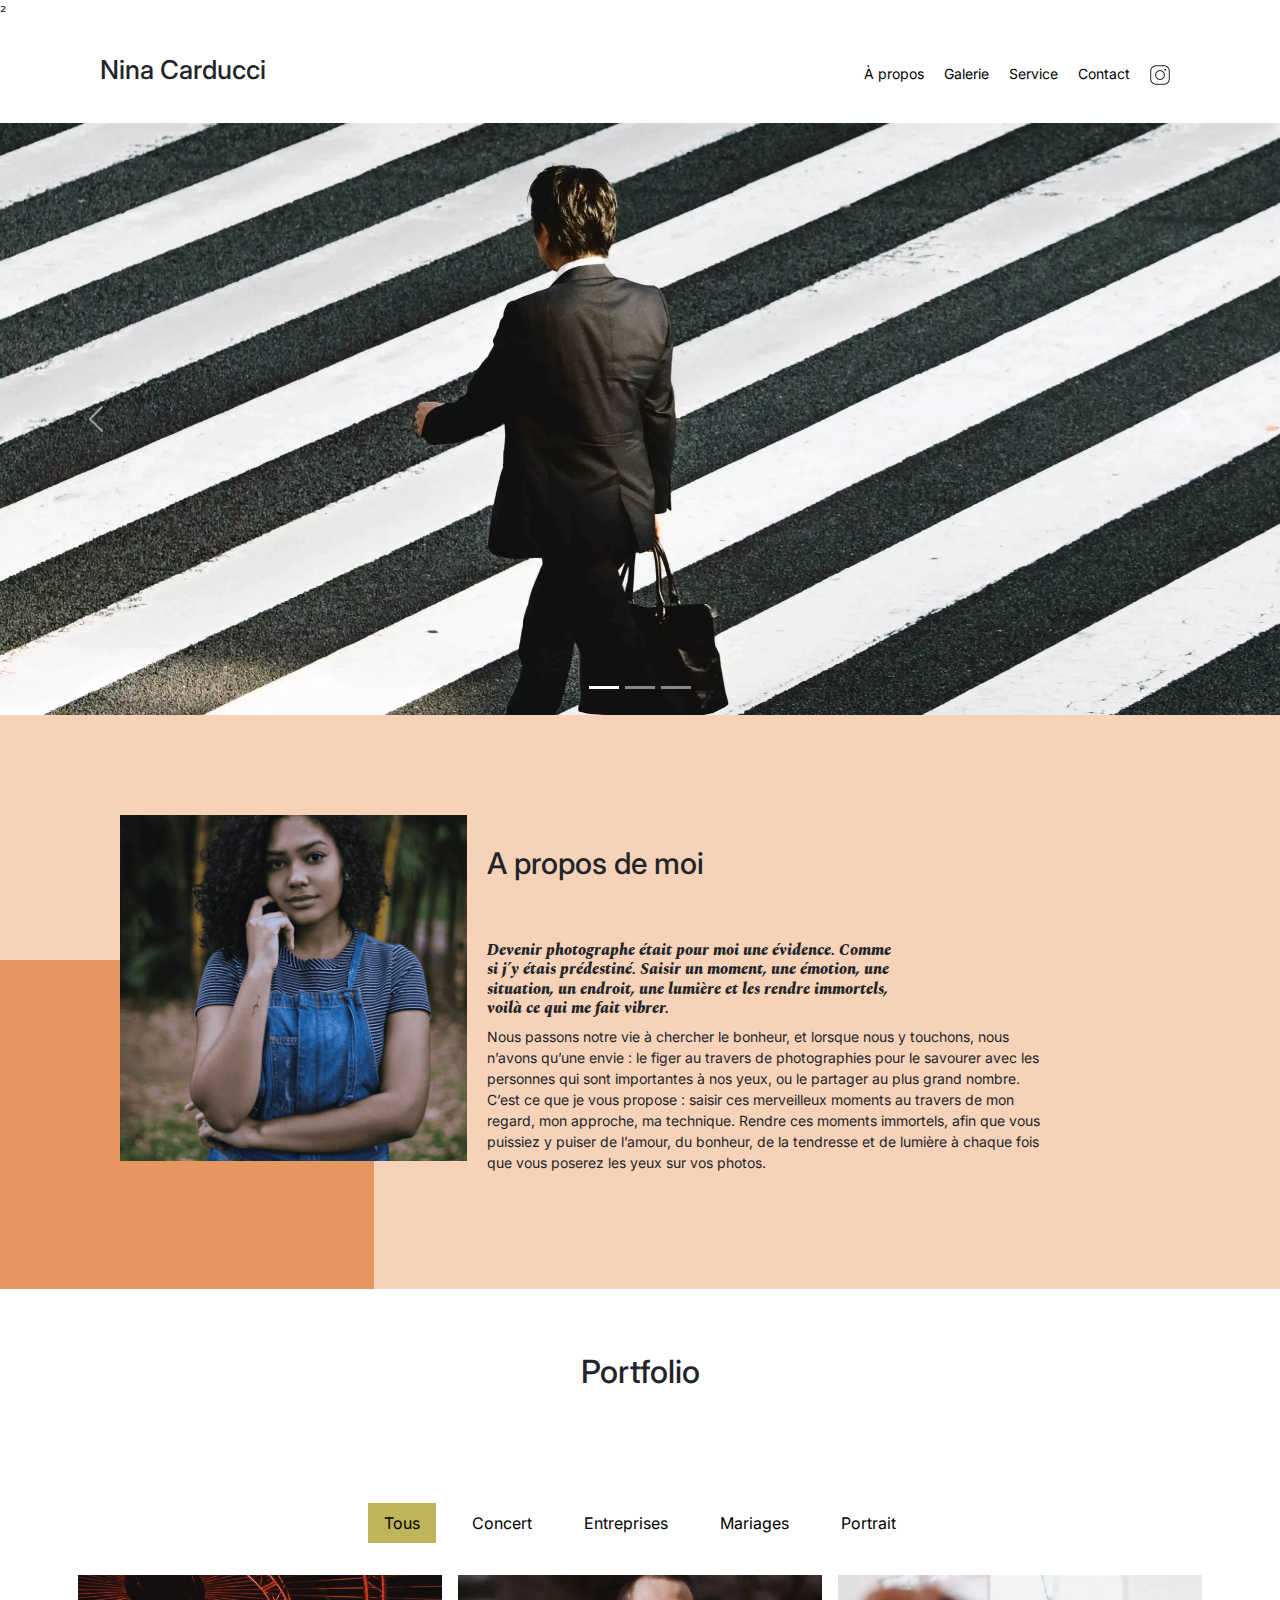
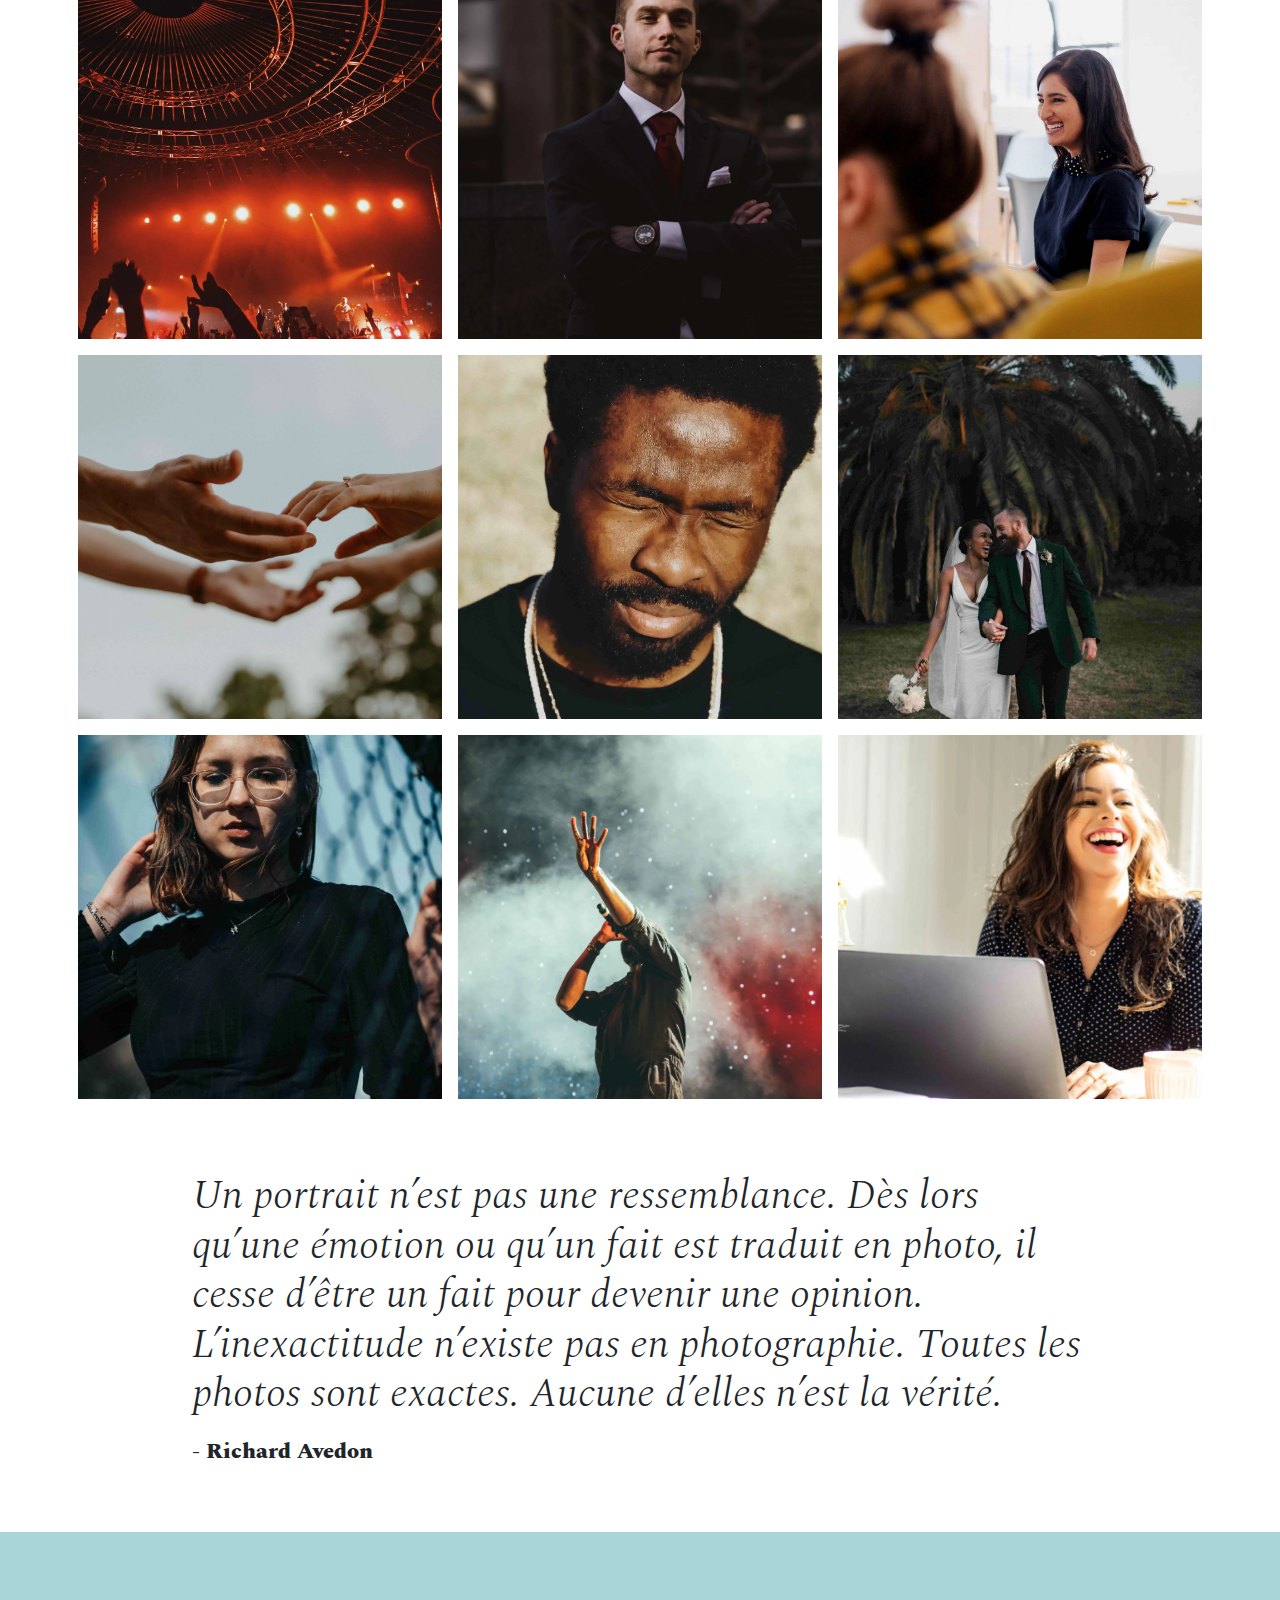
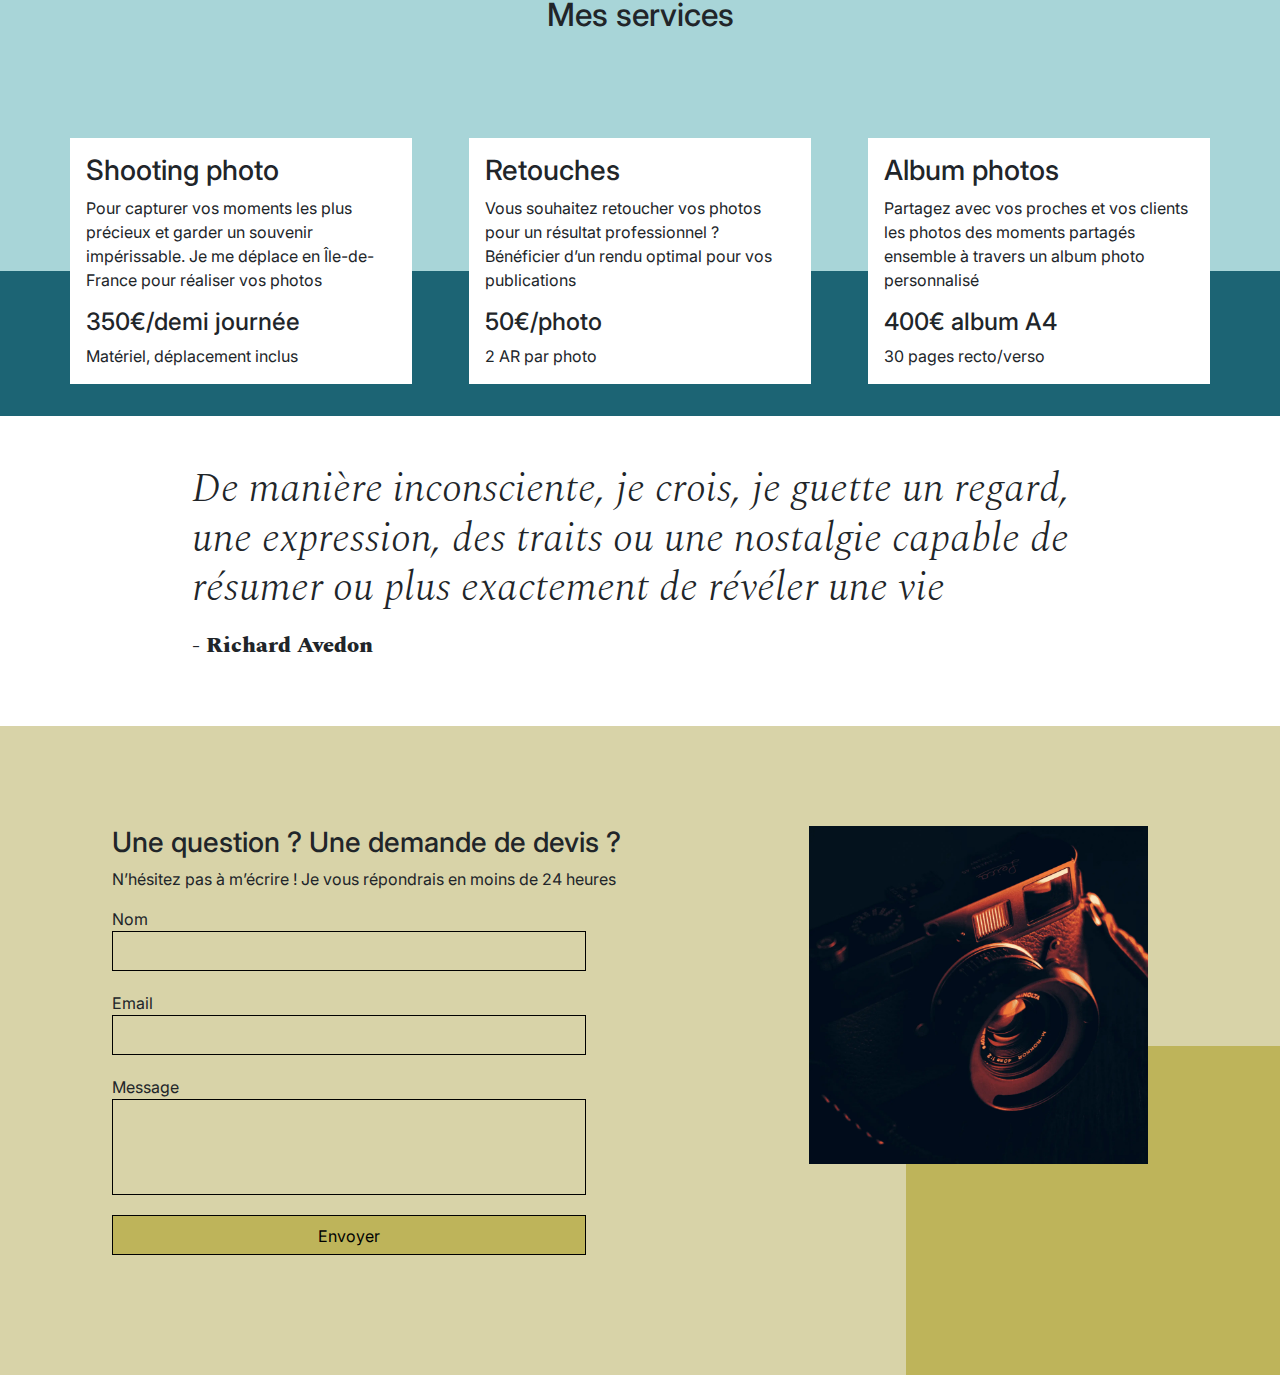
<file: index.html>
<!DOCTYPE html>
<html lang="fr">
<head>
	<meta name="viewport" content="width=device-width, initial-scale=1.0">
	<title>Nina Carducci</title>
	<meta name="description" content="Présentation de mon travail et des tarifs, mon but est de saisir ces merveilleux moments au travers de mon regard, mon approche, ma technique. Rendre ces moments immortels, afin que vous puissiez y puiser de l’amour, du bonheur, de la tendresse et de lumière à chaque fois que vous poserez les yeux sur vos photos.">
	<meta name="keywords" content="photographie, evenements, photograph, edition, traitement, portrait, tarifs, Bordeaux, portrait, marriage, concert, portfolio, Nina Carducci">
	
	<!-- OpenGraph -->
	<meta property="og:title" content="Nina Carducci">
	<meta property="og:type" content="website">
	<meta property="og:url" content="https://nina-carducci.github.io/">
	<meta property="og:image" content="https://nina-carducci.github.io/assets/images/nina.webp">
	<meta property="og:description" content="Présentation de mon travail et des tarifs. Mon but est de saisir ces merveilleux moments au travers de mon regard.">
	<meta property="og:site_name" content="Nina Carducci">
	<meta property="og:locale" content="fr_FR">

	<!-- Twitter -->
	<meta name="twitter:card" content="summary_large_image">²
	<meta name="twitter:title" content="Nina Carducci">
	<meta name="twitter:description" content="Présentation de mon travail et des tarifs. Mon but est de saisir ces merveilleux moments au travers de mon regard.">
	<meta name="twitter:image" content="https://nina-carducci.github.io/assets/images/nina.webp">
	<meta name="twitter:url" content="https://nina-carducci.github.io/">

	<link rel="stylesheet" href="./assets/bootstrap/bootstrap.min.css">
	<link rel="stylesheet" href="./assets/style.css">
	<link rel="preconnect" href="https://fonts.googleapis.com">
	<link href="https://fonts.googleapis.com/css2?family=Inter&family=Spectral:ital,wght@0,400;1,300;1,400;1,800&display=swap" rel="stylesheet">
	<meta charset="UTF-8">
	<script src="https://code.jquery.com/jquery-3.6.3.min.js"></script>

	<!-- Googgle console tracker -->
	<meta name="google-site-verification" content="YZ2aaCJg7kRd0rd6NTSgcfo0-CavSaRzqnLDBqlnqpY">
	<link rel="shortcut icon" href="#">
	<link rel="canonical" href="https://nina-carducci.github.io/">

</head>
<body>

	<header class="top-header">
		<h1 class="name">Nina Carducci</h1>
		<nav class="nav">   
			<ul>
				<li><a class="navbar-a" href="#about">À propos</a></li>
				<li><a class="navbar-a" href="#gallery">Galerie</a></li>
				<li><a class="navbar-a" href="#services">Service</a></li>
				<li><a class="navbar-a" href="#contact">Contact</a></li>
				<li><a class="social-link navbar-a" href="https://www.instagram.com/ninacarducci.photo/?hl=fr" target="_blank"><img src="assets/images/instagram.webp" width="20" height="20" alt="Logo Instagram."></a></li>
			</ul>
		</nav>
	</header>
<section id="header">

	<div id="carouselExampleIndicators" class="carousel slide" data-bs-ride="carousel">
		<div class="carousel-indicators">
			<button type="button" data-bs-target="#carouselExampleIndicators" data-bs-slide-to="0" class="active" aria-current="true" aria-label="Slide 1"></button>
			<button type="button" data-bs-target="#carouselExampleIndicators" data-bs-slide-to="1" aria-label="Slide 2"></button>
			<button type="button" data-bs-target="#carouselExampleIndicators" data-bs-slide-to="2" aria-label="Slide 3"></button>
		</div>
		<div class="carousel-inner">
    <div class="carousel-item active">
        <img 
            src="./assets/images/slider/ryoji-iwata-wUZjnOv7t0g-unsplash-1900w.webp"
            srcset="./assets/images/slider/ryoji-iwata-wUZjnOv7t0g-unsplash-480w.webp 480w,
                    ./assets/images/slider/ryoji-iwata-wUZjnOv7t0g-unsplash-768w.webp 768w,
                    ./assets/images/slider/ryoji-iwata-wUZjnOv7t0g-unsplash-1900w.webp 1900w"
            sizes="(max-width: 480px) 480px,
                   (max-width: 768px) 768px,
                   1903px"
            loading="lazy" 
            class="d-block w-100" 
            alt="Photo d'un homme marchant"
            width="1903" 
            height="881"
        >
    </div>
    <div class="carousel-item">
        <img 
            src="./assets/images/slider/nicholas-green-nPz8akkUmDI-unsplash-1900w.webp"
            srcset="./assets/images/slider/nicholas-green-nPz8akkUmDI-unsplash-480w.webp 480w,
                    ./assets/images/slider/nicholas-green-nPz8akkUmDI-unsplash-768w.webp 768w,
                    ./assets/images/slider/nicholas-green-nPz8akkUmDI-unsplash-1900w.webp 1900w"
            sizes="(max-width: 480px) 480px,
                   (max-width: 768px) 768px,
                   1900px"
            loading="lazy" 
            class="d-block w-100" 
            alt="Photo d'un concert"
            width="1900" 
            height="870"
        >
    </div>
    <div class="carousel-item">
        <img 
            src="./assets/images/slider/edward-cisneros-3_h6-1NPDGw-unsplash-1900w.webp"
            srcset="./assets/images/slider/edward-cisneros-3_h6-1NPDGw-unsplash-480w.webp 480w,
                    ./assets/images/slider/edward-cisneros-3_h6-1NPDGw-unsplash-768w.webp 768w,
                    ./assets/images/slider/edward-cisneros-3_h6-1NPDGw-unsplash-1900w.webp 1900w"
            sizes="(max-width: 480px) 480px,
                   (max-width: 768px) 768px,
                   1900px"
            loading="lazy" 
            class="d-block w-100" 
            alt="Photo d'un marriage"
            width="1900" 
            height="870"
        >
    </div>
</div>

		<button class="carousel-control-prev" type="button" data-bs-target="#carouselExampleIndicators" data-bs-slide="prev">
			<span class="carousel-control-prev-icon" aria-hidden="true"></span>
			<span class="visually-hidden">Previous</span>
		</button>
		<button class="carousel-control-next" type="button" data-bs-target="#carouselExampleIndicators" data-bs-slide="next">
			<span class="carousel-control-next-icon" aria-hidden="true"></span>
			<span class="visually-hidden">Next</span>
		</button>
	</div>
</section>
<div id="about">
	<div class="picture left">
		<img src="./assets/images/nina.webp" alt="Image de Nina" width="554" height="552">
	</div>
	<div id="about-me">
		<h2 class="about-me__title">A propos de moi</h2>
		<h3 class="about-me__introduction">Devenir photographe était pour moi une évidence. Comme si j’y étais prédestiné. Saisir un moment, une émotion, une situation, un endroit, une lumière et les rendre immortels, voilà ce qui me fait vibrer.</h3>
		<p>Nous passons notre vie à chercher le bonheur, et lorsque nous y touchons, nous n’avons qu’une envie : le figer au travers de photographies pour le savourer avec les personnes qui sont importantes à nos yeux, ou le partager au plus grand nombre.
			C’est ce que je vous propose : saisir ces merveilleux moments au travers de mon regard, mon approche, ma technique. Rendre ces moments immortels, afin que vous puissiez y puiser de l’amour, du bonheur, de la tendresse et de lumière à chaque fois que vous poserez les yeux sur vos photos.</p>
	</div>
</div>
<section id="gallery">
	<h2 class="title">Portfolio</h2>
	<div class="container py-3">
		<div class="gallery" style="display: none">
			<img data-gallery-tag="Concert" class="gallery-item" src="./assets/images/gallery/concerts/aaron-paul-wnX-fXzB6Cw-unsplash.webp" loading="lazy" alt="Photo d'un concert Aaron Paul" width="440" height="440">
			<img data-gallery-tag="Entreprises" class="gallery-item" src="./assets/images/gallery/entreprise/ali-morshedlou-WMD64tMfc4k-unsplash.webp" loading="lazy" alt="Photo d'un homme, Ali Morshedlou" width="440" height="440">
			<img data-gallery-tag="Entreprises" class="gallery-item" src="./assets/images/gallery/entreprise/jason-goodman-tHO1_OuKbg0-unsplash.webp" loading="lazy" alt="Photo de deux femmes, Jason Goodman" width="440" height="440">
			<img data-gallery-tag="Mariages" class="gallery-item" src="./assets/images/gallery/mariage/hannah-busing-RvF2R_qMpRk-unsplash.webp" loading="lazy" alt="Photos de mains, Hannah Busing" width="440" height="440">
			<img data-gallery-tag="Portrait" class="gallery-item" src="./assets/images/gallery/portraits/ade-tunji-rVkhWWZFAtQ-unsplash.webp" loading="lazy" alt="Photo d'un homme, Ade Tunji" width="440" height="440">
			<img data-gallery-tag="Mariages" class="gallery-item" src="./assets/images/gallery/mariage/jakob-owens-SiniLJkXhMc-unsplash.webp" loading="lazy" alt="Photo d'un couple marrié, Jakob Owens" width="440" height="440">
			<img data-gallery-tag="Portrait" class="gallery-item" src="./assets/images/gallery/portraits/nino-van-prattenburg--443cl1uR_8-unsplash.webp" loading="lazy" alt="Photo d'une femme, Nino Van Prattenburg" width="440" height="440">
			<img data-gallery-tag="Concert" class="gallery-item" src="./assets/images/gallery/concerts/austin-neill-hgO1wFPXl3I-unsplash.webp" loading="lazy" alt="Photo d'un chanteur, Austin Neill" width="440" height="440">
			<img data-gallery-tag="Entreprises" class="gallery-item" src="./assets/images/gallery/entreprise/mateus-campos-felipe-Fsgzm8N0hIY-unsplash.webp" loading="lazy" alt="Photo d'une femme, Mateus Campos Felipe" width="440" height="440">
		</div>
	</div>
	<div class="quote">
		<figure>
			<blockquote>
				<h1 class="quote__text">Un portrait n’est pas une ressemblance. Dès lors qu’une émotion ou qu’un fait est traduit en photo, il cesse d’être un fait pour devenir une opinion. L’inexactitude n’existe pas en photographie. Toutes les photos sont exactes. Aucune d’elles n’est la vérité.</h1>
			</blockquote>
			<figcaption class="quote__author">- Richard Avedon</figcaption>
		</figure>
	</div>
</section>
<div id="services">
	<h2 class="title">Mes services</h2>
	<div class="container">
		<div class="service">
			<div class="service__description">
				<h3>Shooting photo</h3>
				<p>Pour capturer vos moments les plus précieux et garder un souvenir impérissable. Je me déplace en Île-de-France pour réaliser vos photos</p>
			</div>
			<div class="service__price">
				<h4>350€/demi journée</h4>
				<span>Matériel, déplacement inclus</span>
			</div>

		</div>
		<div class="service">
			<div class="service__description">
				<h3>Retouches</h3>
				<p>Vous souhaitez retoucher vos photos pour un résultat professionnel ? Bénéficier d’un rendu optimal pour vos publications</p>
			</div>
			<div class="service__price">
				<h4>50€/photo</h4>
				<span>2 AR par photo</span>
			</div>
		</div>
		<div class="service">
			<div class="service__description">
				<h3>Album photos</h3>
				<p>Partagez avec vos proches et vos clients les photos des moments partagés ensemble à travers un album photo personnalisé</p>
			</div>
			<div class="service__price">
				<h4>400€ album A4</h4>
				<span>30 pages recto/verso</span>
			</div>
		</div>
	</div>
</div>
<div class="quote">
	<figure>
		<blockquote>
			<h3 class="quote__text">De manière inconsciente, je crois, je guette un regard, une expression, des traits ou une nostalgie capable de résumer ou plus exactement de révéler une vie</h3>
		</blockquote>
		<figcaption class="quote__author">- Richard Avedon</figcaption>
	</figure>
</div>
<section id="contact">
	<div class="container">
		<div class="form-container">
			<h3>Une question ? Une demande de devis ?</h3>
			<p> N’hésitez pas à m’écrire ! Je vous répondrais en moins de 24 heures</p>
			<form method="post">
				<label for="nom">Nom</label>
				<input type="text" name="nom" id="nom">
				<label for="email">Email</label>
				<input type="email" name="email" id="email">
				<label for="message">Message</label>
				<textarea name="message" id="message" cols="30" rows="10"></textarea>
				<input type="submit" value="Envoyer">
			</form>
		</div>
		<div class="picture right">
			<img src="./assets/images/camera.webp" loading="lazy" alt="Photo d'une camera" width="418" height="418">
		</div>
	</div>
</section>

<footer>
	<script type="application/ld+json">
		{
		  "@context": "https://schema.org",
		  "@type": "LocalBusiness",
		  "name": "Nina Carducci",
		  "image": "https://nina-carducci.github.io//assets/images/nina.webp", 
		  "address": {
			"@type": "PostalAddress",
			"streetAddress": "68 avenue Alsace-Lorraine",
			"addressLocality": "Bordeaux",
			"postalCode": "33200",
			"addressCountry": "FR"
		  },
		  "telephone": "+33 5 56 67 78 89",
		  "openingHours": "Mo-Fr 10:00-19:00",
		  "priceRange": "€50 - €400",
		  "url": "https://nina-carducci.github.io/",
		  "sameAs": [
			"https://www.instagram.com/ninacarducci.photo/?hl=fr"
		  ]
		}
		</script>
		
</footer>
<link rel="preconnect" href="https://fonts.gstatic.com" crossorigin>
	<script src="./assets/bootstrap/bootstrap.bundle.min.js"></script>
	<script src="./assets/maugallery.js"></script>
	<script src="./assets/scripts.js"></script>
</body>
</html>
</file>
<file: assets/style.css>
body {
	max-width: 1920px;
	margin: auto;
}

* {
	font-family: 'Inter';
	font-style: normal;
}

html {
	scroll-padding-top: 3em;
}

.top-header {
	background-color: white;
	position: sticky;
	top:0;
	z-index: 1000;
	display: flex;
	justify-content: space-between;
	padding-inline: 100px;
	padding-block: 30px;
	align-items: center;
}

.top-header .name {
	font-size: 26px;
}

.nav ul {
	display: flex;
	list-style-type: none;
	font-size: 14px;
	margin-bottom: 0;
}

.nav li {
	padding-inline: 10px;
}

.nav a {
	text-decoration: none;
	color: #000
}

/* extra styling for top-header nav bar */
.top-header .nav li {
	padding-inline: 0;
}

.navbar-a {
	padding: 10px;
}

.navbar-a:hover {
	background-color: #BEB45A;
    border-radius: 0.25rem;
}

.social-link img {
	width: 20px;
}

#about {
	display: flex;
	background-color: #F6D2B8;
	padding-inline: 100px;
	padding-block: 100px;
	position: relative;
}

.picture.left::before {
	content: ' ';
	background-color: #E5975F;
	width: 374px;
	height: 329px;
	position: absolute;
	bottom: 0;
	left: 0;
	z-index: -1;
}

.picture {
	flex: 1;
	margin: 0 20px;
	z-index: 0;
}

.picture img {
	width: 100%;
	height: auto;
}

#about-me {
	flex: 2
}

.about-me__title {
	margin-top: 1em;
	margin-bottom: 60px;
	font-size: 30px;
}

.about-me__introduction {
	font-family: 'Spectral';
	font-weight: 800;
	font-style: italic;
	width: 60%;
	font-size: 1em;
}

#about-me p {
	width: 80%;
	font-size: 14px;
}

.title{
	text-align: center;
	padding-block: 2em;
}

.gallery .nav {
	justify-content: center;
}

.nav-pills .nav-link.active, .nav-pills .show > .nav-link {
	/* color: #fff; */
	background-color: #BEB45A;
	border-radius:0 ;
}

.active-tag {
	background-color: #BEB45A;
	/* color: white; */
}

.nav-pills .nav-link {
	color: #000
}

.nav-item:hover {
	cursor: pointer;
}

.item-column {
	position: relative;
	margin-bottom: 0 !important;
	padding: 0;
}

.item-column::after{
	content: "";
	display: block;
	padding-bottom: 100%;
}

.gallery-item {
	position: absolute;
	width: 100%;
	height: 100%;
	object-fit: cover;
	padding: .5em;
	cursor: pointer;
}


.mg-prev, .mg-next {
	width: 30px;
	height: 30px;
	border-radius: 00%;
	justify-content: center;
	align-items: center;
	display: flex;
	font-size: 24px;
}

.quote {
	font-family: 'Spectral';
	font-style: italic;
	width: 70%;
	margin: auto;
	padding-block: 3em;
}

.quote__text {
	font-family: Spectral;
	font-style: italic;
	font-weight: 300;
	font-size: calc(1.375rem + 1.5vw);
}

.quote__author {
	font-family: Spectral;
	font-weight: 800;
	font-size: 22px;
}

#services {
	margin: auto;
	background-color: #A8D5D8 ;
	position: relative;
}

#services .container::before{
	content: ' ';
	background-color: #1C6474;
	position: absolute;
	width: 100%;
	height: 30%;
	bottom: 0;
	left: 0;
	z-index: 0;
}

#services .container {
	justify-content: space-between;
	display: flex;
	padding : 2em 0;
}

.service {
	background-color: white;
	max-width: 390px;
	width: 30%;
	/*height: 337px;*/
	padding: 1em;
	display: flex;
	flex-direction: column;
	justify-content: space-between;
	z-index: 1;
}

#contact {
	margin: auto;
	background-color: #D8D3A8 ;
	position: relative;
	padding-inline: 100px;
	padding-block: 100px;
}

#contact .container {
	display: flex;
}

.picture.right::before {
	content: ' ';
	background-color: #BEB45A;
	width: 374px;
	height: 329px;
	position: absolute;
	bottom: 0;
	right: 0;
	z-index: -1;
}

.form-container {
	flex : 2;
}

form {
	display: flex;
	flex-direction: column;
	width: 70%;
	align-items: flex-start;
}

form input {
	width: 100%;
	background-color: transparent;
	border: solid 1px;
	height: 2.5em;
	margin-bottom: 20px;
	padding-left: 15px;
}

form textarea {
	width: 100%;
	background-color: transparent;
	border: solid 1px;
	height: 5em;
	line-height: 2.5em;
	font-size: 1.2em;
	margin-bottom: 20px;
	resize: none;
	padding-left: 15px;
}

input[type="submit"] {
	background-color: #BEB45A;
	padding: .5em 1em
}
</file>
